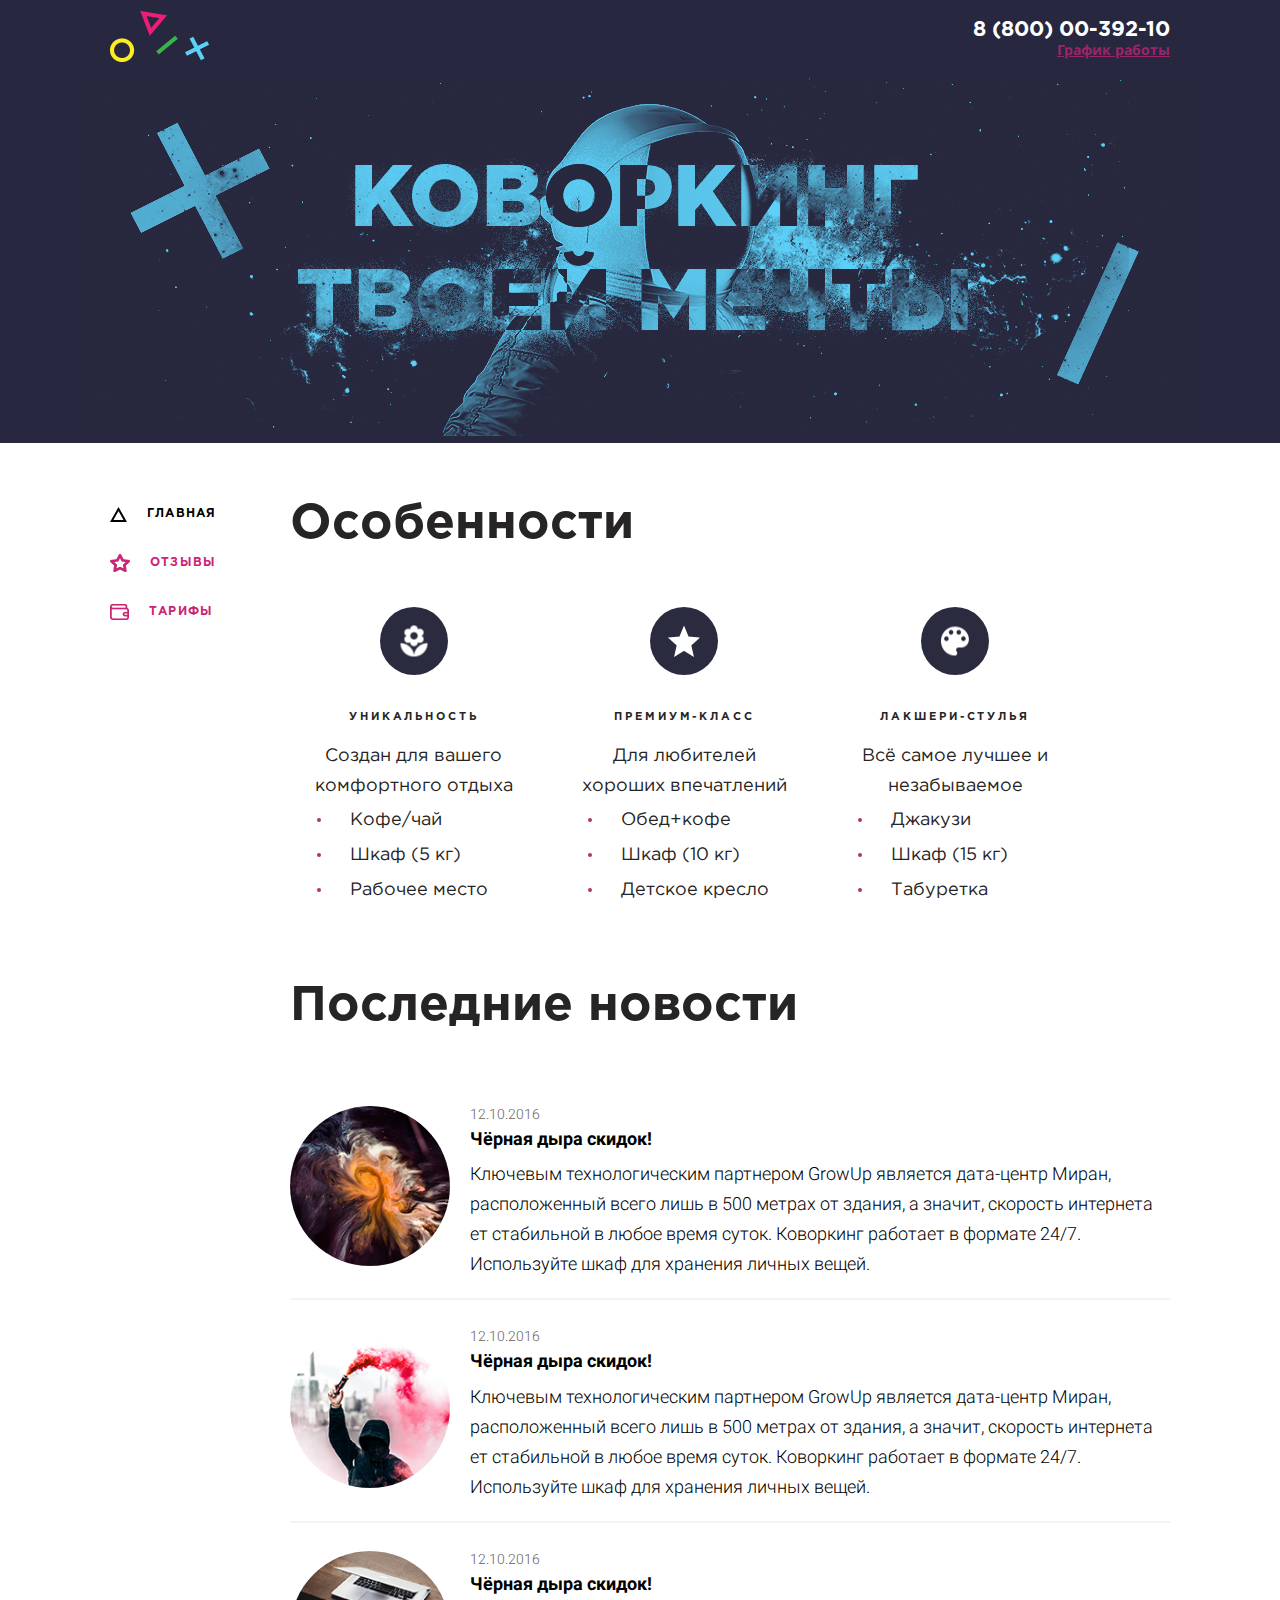
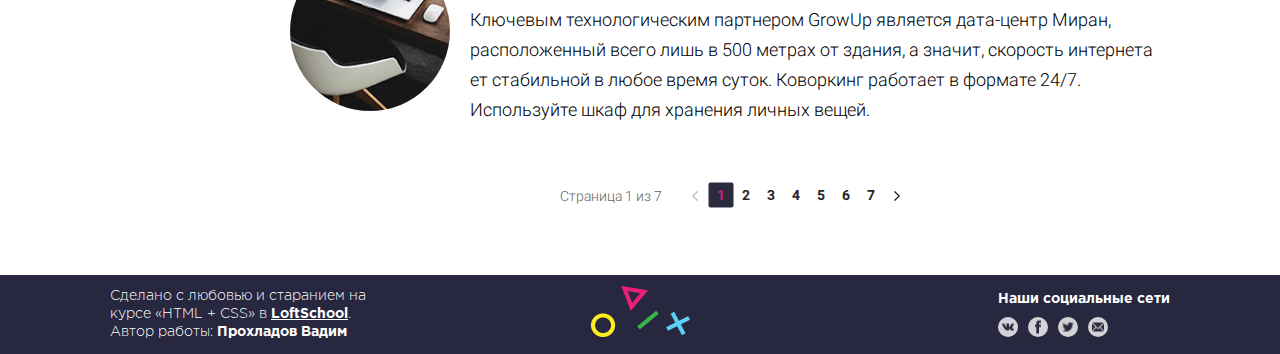
<file: index.html>
<!DOCTYPE html>
<html lang="ru">

<head>
    <meta charset="UTF-8">
    <meta name="viewport" content="width=device-width, initial-scale=1.0">
    <title>Coworking</title>
    <link rel="stylesheet" href="./css/main.css">
</head>

<body>
    <div class="wrapper">
        <div class="wrapper__content">
            <header class="header">
                <div class="container header__container">
                    <a href="/index.html" class="logo">
                        <img src="./images/logo.png" alt="logo" class="logo__img">
                    </a>
                    <address class="contacts">
                        <a href="tel:+88000039210" class="contacts__tel">8 (800) 00-392-10</a>
                        <div class="contacts__graph">
                            <a href="" class="contacts__graph-text">
                                График работы
                            </a>
                            <div class="contacts__graph-hours">
                                <span>пн-вс: 09:00-20:00</span>
                                обед: 14:00-14:30
                            </div>
                        </div>
                    </address>
                </div>
            </header>
            <div class="banner">
                <img src="./images/Banner.png" alt="" class="banner__img">
            </div>
            <div class="page-content">
                <div class="container page-content__container">
                    <aside class="sidebar">
                        <nav class="nav">
                            <ul class="nav__list">
                                <li class="nav__item nav__item--active">
                                    <a href="./index.html" class="nav__link nav__link--main">Главная</a>
                                </li>
                                <li class="nav__item">
                                    <a href="./comments.html" class="nav__link nav__link--reviews">Отзывы</a>
                                </li>
                                <li class="nav__item">
                                    <a href="./tariffs.html" class="nav__link nav__link--tariffs">Тарифы</a>
                                </li>
                            </ul>
                        </nav>
                    </aside>
                    <main class="main-content">
                        <section class="features">
                            <h2 class="features__title title">Особенности</h2>
                            <div class="features__content">
                                <ul class="features__list">
                                    <li class="features__item feature">
                                        <div class="feature__icon feature__icon--flower"></div>
                                        <div class="feature__subtitle">Уникальность</div>
                                        <div class="feature__desc">
                                            <div class="feature__desc-title">
                                                Создан для вашего комфортного отдыха
                                            </div>
                                            <ul class="feature__desc-list">
                                                <li class="feature__desc-item">
                                                    Кофе/чай
                                                </li>
                                                <li class="feature__desc-item">
                                                    Шкаф (5 кг)
                                                </li>
                                                <li class="feature__desc-item">
                                                    Рабочее место
                                                </li>
                                            </ul>
                                        </div>
                                    </li>
                                    <li class="features__item feature">
                                        <div class="feature__icon feature__icon--star"></div>
                                        <div class="feature__subtitle">премиум-класс</div>
                                        <div class="feature__desc">
                                            <div class="feature__desc-title">
                                                Для любителей
                                                хороших впечатлений
                                            </div>
                                            <ul class="feature__desc-list">
                                                <li class="feature__desc-item">
                                                    Обед+кофе
                                                </li>
                                                <li class="feature__desc-item">
                                                    Шкаф (10 кг)
                                                </li>
                                                <li class="feature__desc-item">
                                                    Детское кресло
                                                </li>
                                            </ul>
                                        </div>
                                    </li>
                                    <li class="features__item feature">
                                        <div class="feature__icon feature__icon--palette"></div>
                                        <div class="feature__subtitle">лакшери-стулья</div>
                                        <div class="feature__desc">
                                            <div class="feature__desc-title">
                                                Всё самое лучшее
                                                и незабываемое
                                            </div>
                                            <ul class="feature__desc-list">
                                                <li class="feature__desc-item">
                                                    Джакузи
                                                </li>
                                                <li class="feature__desc-item">
                                                    Шкаф (15 кг)
                                                </li>
                                                <li class="feature__desc-item">
                                                    Табуретка
                                                </li>
                                            </ul>
                                        </div>
                                    </li>
                                </ul>
                            </div>
                        </section>
                        <section class="top-news">
                            <h2 class="top-news__title title">Последние новости</h2>
                            <div class="top-news__content block-content">
                                <ul class="block-content__list">
                                    <li class="block-content__item">
                                        <div class="block-content__pic">
                                            <div class="block-content__img">
                                                <img src="./images/last_news/Layer6.png" alt=""
                                                    class="block-content__img-icon">
                                            </div>
                                        </div>
                                        <div class="block-content__text">
                                            <div class="block-content__date">
                                                12.10.2016
                                            </div>
                                            <div class="block-content__subtitle">
                                                Чёрная дыра скидок!
                                            </div>
                                            <p>Ключевым технологическим партнером GrowUp
                                                является дата-центр Миран, расположенный всего лишь
                                                в 500 метрах от здания, а значит, скорость интернета
                                                ет стабильной в любое время суток. Коворкинг работает
                                                в формате 24/7. Используйте шкаф для хранения личных вещей.
                                            </p>
                                        </div>
                                    </li>
                                    <li class="block-content__item">
                                        <div class="block-content__pic">
                                            <div class="block-content__img">
                                                <img src="./images/last_news/Layer7.png"
                                                    class="block-content__img-icon">
                                            </div>
                                        </div>
                                        <div class="block-content__text">
                                            <div class="block-content__date">
                                                12.10.2016
                                            </div>
                                            <div class="block-content__subtitle">
                                                Чёрная дыра скидок!
                                            </div>
                                            <p>Ключевым технологическим партнером GrowUp
                                                является дата-центр Миран, расположенный всего лишь
                                                в 500 метрах от здания, а значит, скорость интернета
                                                ет стабильной в любое время суток. Коворкинг работает
                                                в формате 24/7. Используйте шкаф для хранения личных вещей.
                                            </p>
                                        </div>
                                    </li>
                                    <li class="block-content__item">
                                        <div class="block-content__pic">
                                            <div class="block-content__img">
                                                <img src="./images/last_news/Layer9.png" alt=""
                                                    class="block-content__img-icon">
                                            </div>
                                        </div>
                                        <div class="block-content__text">
                                            <div class="block-content__date">
                                                12.10.2016
                                            </div>
                                            <div class="block-content__subtitle">
                                                Чёрная дыра скидок!
                                            </div>
                                            <p>Ключевым технологическим партнером GrowUp
                                                является дата-центр Миран, расположенный всего лишь
                                                в 500 метрах от здания, а значит, скорость интернета
                                                ет стабильной в любое время суток. Коворкинг работает
                                                в формате 24/7. Используйте шкаф для хранения личных вещей.
                                            </p>
                                        </div>
                                    </li>
                                </ul>
                            </div>
                            <div class="pagination">
                                <div class="pagination__display">
                                    Страница 1 из 7
                                </div>
                                <div class="pagination__btn-prew"></div>
                                <ul class="pagination__list">
                                    <li class="pagination__item pagination__item--active">
                                        <a href="#" class="pagination__link">1</a>
                                    </li>
                                    <li class="pagination__item">
                                        <a href="#" class="pagination__link">2</a>
                                    </li>
                                    <li class="pagination__item">
                                        <a href="#" class="pagination__link">3</a>
                                    </li>
                                    <li class="pagination__item">
                                        <a href="#" class="pagination__link">4</a>
                                    </li>
                                    <li class="pagination__item">
                                        <a href="#" class="pagination__link">5</a>
                                    </li>
                                    <li class="pagination__item">
                                        <a href="#" class="pagination__link">6</a>
                                    </li>
                                    <li class="pagination__item">
                                        <a href="#" class="pagination__link">7</a>
                                    </li>
                                </ul>
                                <div class="pagination__btn-next"></div>
                            </div>
                        </section>
                    </main>
                </div>
            </div>
        </div>
        <footer class="footer">
            <div class="container footer__container">
                <div class="footer__copywrite-text">
                    Сделано с любовью и старанием
                    на курсе «HTML + CSS» в <span>LoftSchool</span>.
                    Автор работы: <b>Прохладов Вадим</b>
                </div>
                <a href="/index.html" class="logo">
                    <img src="./images/logo.png" alt="logo" class="logo__img">
                </a>
                <div class="socials">
                    <div class="socials__title">Наши социальные сети</div>
                    <ul class="socials__list">
                        <li class="socials__item">
                            <a href="#" class="socials__link socials__link--vk"></a>
                        </li>
                        <li class="socials__item">
                            <a href="#" class="socials__link socials__link--fb"></a>
                        </li>
                        <li class="socials__item">
                            <a href="#" class="socials__link socials__link--tw"></a>
                        </li>
                        <li class="socials__item">
                            <a href="#" class="socials__link socials__link--mail"></a>
                        </li>
                    </ul>
                </div>
            </div>
        </footer>
    </div>
</body>

</html>
</file>
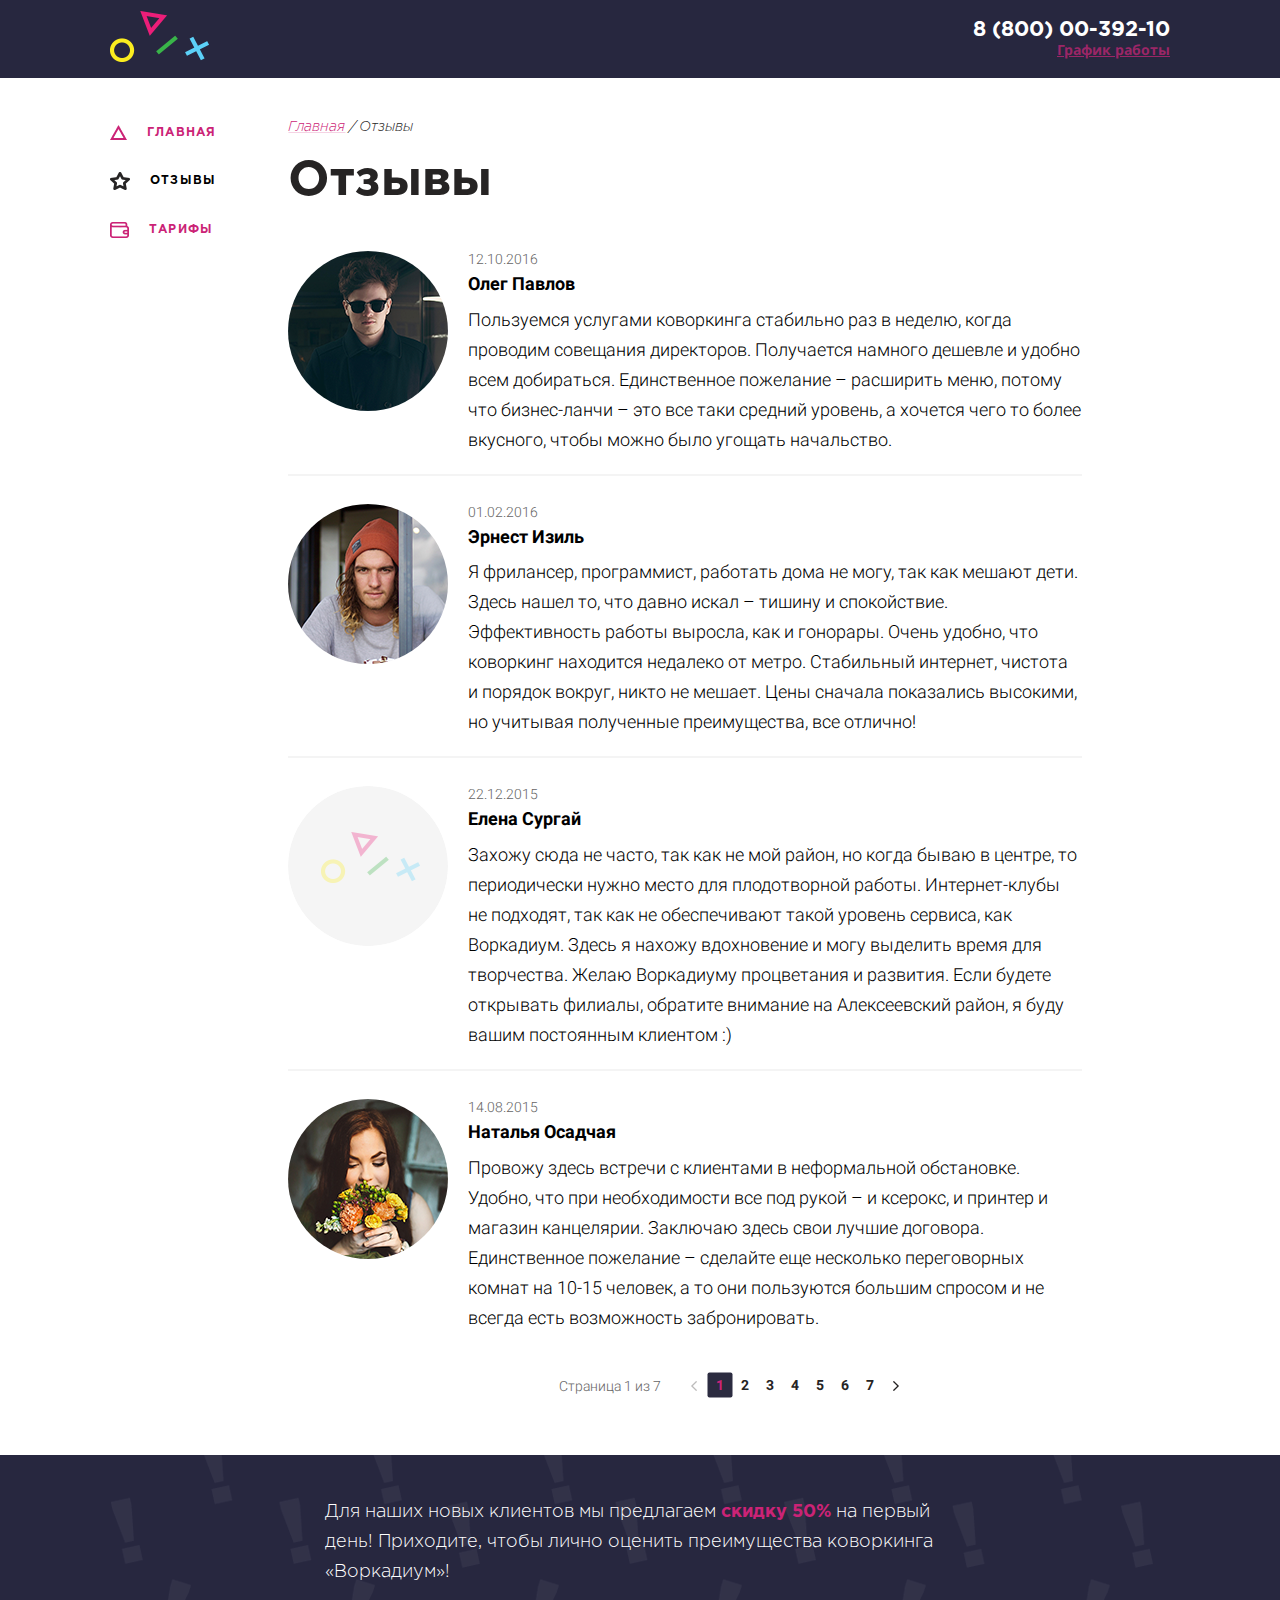
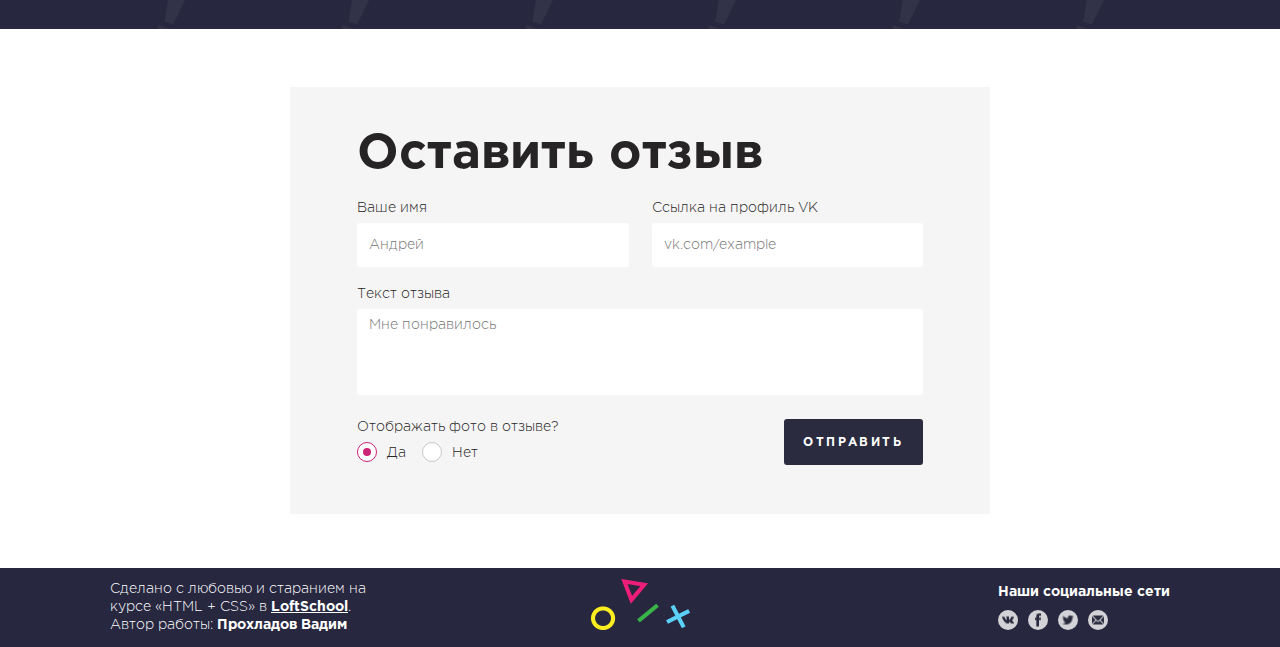
<file: comments.html>
<!DOCTYPE html>
<html lang="ru">

<head>
    <meta charset="UTF-8">
    <meta name="viewport" content="width=device-width, initial-scale=1.0">
    <title>Coworking</title>
    <link rel="stylesheet" href="./css/main.css">
</head>

<body>
    <div class="wrapper">
        <div class="wrapper__content">
            <header class="header">
                <div class="container header__container">
                    <a href="/index.html" class="logo">
                        <img src="./images/logo.png" alt="logo" class="logo__img">
                    </a>
                    <address class="contacts">
                        <a href="tel:+88000039210" class="contacts__tel">8 (800) 00-392-10</a>
                        <div class="contacts__graph">
                            <a href="" class="contacts__graph-text">
                                График работы
                            </a>
                            <div class="contacts__graph-hours">
                                <span>пн-вс: 09:00-20:00</span>
                                обед: 14:00-14:30
                            </div>
                        </div>
                    </address>
                </div>
            </header>
            <div class="page-content comments-block">
                <div class="container page-content__container">
                    <aside class="sidebar">
                        <nav class="nav">
                            <ul class="nav__list">
                                <li class="nav__item">
                                    <a href="./index.html" class="nav__link nav__link--main">Главная</a>
                                </li>
                                <li class="nav__item nav__item--active">
                                    <a href="./comments.html" class="nav__link nav__link--reviews">Отзывы</a>
                                </li>
                                <li class="nav__item">
                                    <a href="./tariffs.html" class="nav__link nav__link--tariffs">Тарифы</a>
                                </li>
                            </ul>
                        </nav>
                    </aside>
                    <div class="content__block">
                        <div class="breadcrumbs">
                            <ul class="breadcrumbs__list">
                                <li class="breadcrumbs__item">
                                    <a href="./index.html" class="breadcrumbs__link">Главная</a>
                                </li>
                                <li class="breadcrumbs__item breadcrumbs__item--active">
                                    <a href="./comments.html" class="breadcrumbs__link">Отзывы</a>
                                </li>
                            </ul>
                        </div>
                        <main class="main-content">
                            <section class="comments">
                                <h2 class="comments__title title">Отзывы</h2>
                                <div class="comments-content block-content">
                                    <ul class="block-content__list">
                                        <li class="block-content__item comments-content__item">
                                            <div class="block-content__pic">
                                                <div class="block-content__img">
                                                    <img src="./images/comments-images/vcvb.png" alt=""
                                                        class="block-content__img-icon">
                                                </div>
                                            </div>
                                            <div class="block-content__text">
                                                <div class="block-content__date">
                                                    12.10.2016
                                                </div>
                                                <div class="block-content__subtitle">
                                                    Олег Павлов
                                                </div>
                                                <p>Пользуемся услугами коворкинга стабильно
                                                    раз в неделю, когда проводим совещания директоров.
                                                    Получается намного дешевле и удобно всем добираться.
                                                    Единственное пожелание – расширить меню,
                                                    потому что бизнес-ланчи – это все таки средний уровень,
                                                    а хочется чего то более вкусного, чтобы можно было угощать
                                                    начальство.
                                                </p>
                                            </div>
                                        </li>
                                        <li class="block-content__item comments-content__item">
                                            <div class="block-content__pic">
                                                <div class="block-content__img">
                                                    <img src="./images/comments-images/fdfd.png"
                                                        class="block-content__img-icon">
                                                </div>
                                            </div>
                                            <div class="block-content__text">
                                                <div class="block-content__date">
                                                    01.02.2016
                                                </div>
                                                <div class="block-content__subtitle">
                                                    Эрнест Изиль
                                                </div>
                                                <p>Я фрилансер, программист, работать дома не могу,
                                                    так как мешают дети. Здесь нашел то, что давно искал –
                                                    тишину и спокойствие. Эффективность работы выросла,
                                                    как и гонорары. Очень удобно, что коворкинг находится
                                                    недалеко от метро. Стабильный интернет, чистота и
                                                    порядок вокруг, никто не мешает. Цены сначала
                                                    показались высокими, но учитывая полученные преимущества,
                                                    все отлично!
                                                </p>
                                            </div>
                                        </li>
                                        <li class="block-content__item comments-content__item">
                                            <div class="block-content__pic">
                                                <div class="block-content__img">
                                                    <img src="./images/comments-images/2-layers.png" alt=""
                                                        class="block-content__img-icon">
                                                </div>
                                            </div>
                                            <div class="block-content__text">
                                                <div class="block-content__date">
                                                    22.12.2015
                                                </div>
                                                <div class="block-content__subtitle">
                                                    Елена Сургай
                                                </div>
                                                <p>Захожу сюда не часто, так как не мой район,
                                                    но когда бываю в центре, то периодически нужно
                                                    место для плодотворной работы. Интернет-клубы не подходят,
                                                    так как не обеспечивают такой уровень сервиса, как Воркадиум.
                                                    Здесь я нахожу вдохновение и могу выделить время для
                                                    творчества. Желаю Воркадиуму процветания и развития.
                                                    Если будете открывать филиалы, обратите внимание на
                                                    Алексеевский район, я буду вашим постоянным клиентом :)
                                                </p>
                                            </div>
                                        </li>
                                        <li class="block-content__item comments-content__item">
                                            <div class="block-content__pic">
                                                <div class="block-content__img">
                                                    <img src="./images/comments-images/swcnamirzyc-danielle-marroquin.png"
                                                        alt="" class="block-content__img-icon">
                                                </div>
                                            </div>
                                            <div class="block-content__text">
                                                <div class="block-content__date">
                                                    14.08.2015
                                                </div>
                                                <div class="block-content__subtitle">
                                                    Наталья Осадчая
                                                </div>
                                                <p>Провожу здесь встречи с клиентами в неформальной
                                                    обстановке. Удобно, что при необходимости все под рукой –
                                                    и ксерокс, и принтер и магазин канцелярии. Заключаю здесь
                                                    свои лучшие договора. Единственное пожелание – сделайте
                                                    еще несколько переговорных комнат на 10-15 человек, а
                                                    то они пользуются большим спросом и не всегда есть
                                                    возможность забронировать.
                                                </p>
                                            </div>
                                        </li>
                                    </ul>
                                </div>
                                <div class="pagination">
                                    <div class="pagination__display">
                                        Страница 1 из 7
                                    </div>
                                    <div class="pagination__btn-prew"></div>
                                    <ul class="pagination__list">
                                        <li class="pagination__item pagination__item--active">
                                            <a href="#" class="pagination__link">1</a>
                                        </li>
                                        <li class="pagination__item">
                                            <a href="#" class="pagination__link">2</a>
                                        </li>
                                        <li class="pagination__item">
                                            <a href="#" class="pagination__link">3</a>
                                        </li>
                                        <li class="pagination__item">
                                            <a href="#" class="pagination__link">4</a>
                                        </li>
                                        <li class="pagination__item">
                                            <a href="#" class="pagination__link">5</a>
                                        </li>
                                        <li class="pagination__item">
                                            <a href="#" class="pagination__link">6</a>
                                        </li>
                                        <li class="pagination__item">
                                            <a href="#" class="pagination__link">7</a>
                                        </li>
                                    </ul>
                                    <div class="pagination__btn-next"></div>
                                </div>
                            </section>
                        </main>
                    </div>
                </div>
                <div class="text-banner">
                    <div class="container">
                        <div class="text-banner__img">
                            <div class="text-banner__text">
                                Для наших новых клиентов мы предлагаем <span>скидку
                                    50%</span> на первый день! Приходите, чтобы лично
                                оценить преимущества коворкинга «Воркадиум»!
                            </div>
                        </div>
                    </div>
                </div>
                <section class="form">
                    <div class="form__wrapper">
                        <div class="form__title title">Оставить отзыв</div>
                        <form action="" class="form__content">
                            <div class="form__row">
                                <label class="form__label">
                                    <span class="form__subtitle">Ваше имя</span>
                                    <input type="text" class="form__input" placeholder="Андрей">
                                </label>
                                <label class="form__label">
                                    <span class="form__subtitle">Ссылка на профиль VK</span>
                                    <input type="text" class="form__input" placeholder="vk.com/example">
                                </label>
                            </div>
                            <div class="form__row">
                                <label class="form__label">
                                    <span class="form__subtitle">Текст отзыва</span>
                                    <textarea class="form__textarea form__input"
                                        placeholder="Мне понравилось"></textarea>
                                </label>
                            </div>
                            <div class="form__row">
                                <div class="form__radio">
                                    <span class="form__subtitle">Отображать фото в отзыве?</span>
                                    <label class="form__radio-label">
                                        <input type="radio" class="form__radio-input" name="review" checked>
                                        <span class="form__radio-fake"></span>
                                        <span class="form__radio-text">Да</span>
                                    </label>
                                    <label class="form__radio-label">
                                        <input type="radio" class="form__radio-input" name="review">
                                        <span class="form__radio-fake"></span>
                                        <span class="form__radio-text">Нет</span>
                                    </label>
                                </div>
                                <div class="form__button">
                                    <button class="button" type="submit">Отправить</button>
                                </div>
                            </div>
                        </form>
                    </div>
                </section>
            </div>
        </div>
        <footer class="footer">
            <div class="container footer__container">
                <div class="footer__copywrite-text">
                    Сделано с любовью и старанием
                    на курсе «HTML + CSS» в <span>LoftSchool</span>.
                    Автор работы: <b>Прохладов Вадим</b>
                </div>
                <a href="/index.html" class="logo">
                    <img src="./images/logo.png" alt="logo" class="logo__img">
                </a>
                <div class="socials">
                    <div class="socials__title">Наши социальные сети</div>
                    <ul class="socials__list">
                        <li class="socials__item">
                            <a href="#" class="socials__link socials__link--vk"></a>
                        </li>
                        <li class="socials__item">
                            <a href="#" class="socials__link socials__link--fb"></a>
                        </li>
                        <li class="socials__item">
                            <a href="#" class="socials__link socials__link--tw"></a>
                        </li>
                        <li class="socials__item">
                            <a href="#" class="socials__link socials__link--mail"></a>
                        </li>
                    </ul>
                </div>
            </div>
        </footer>
    </div>
</body>

</html>
</file>
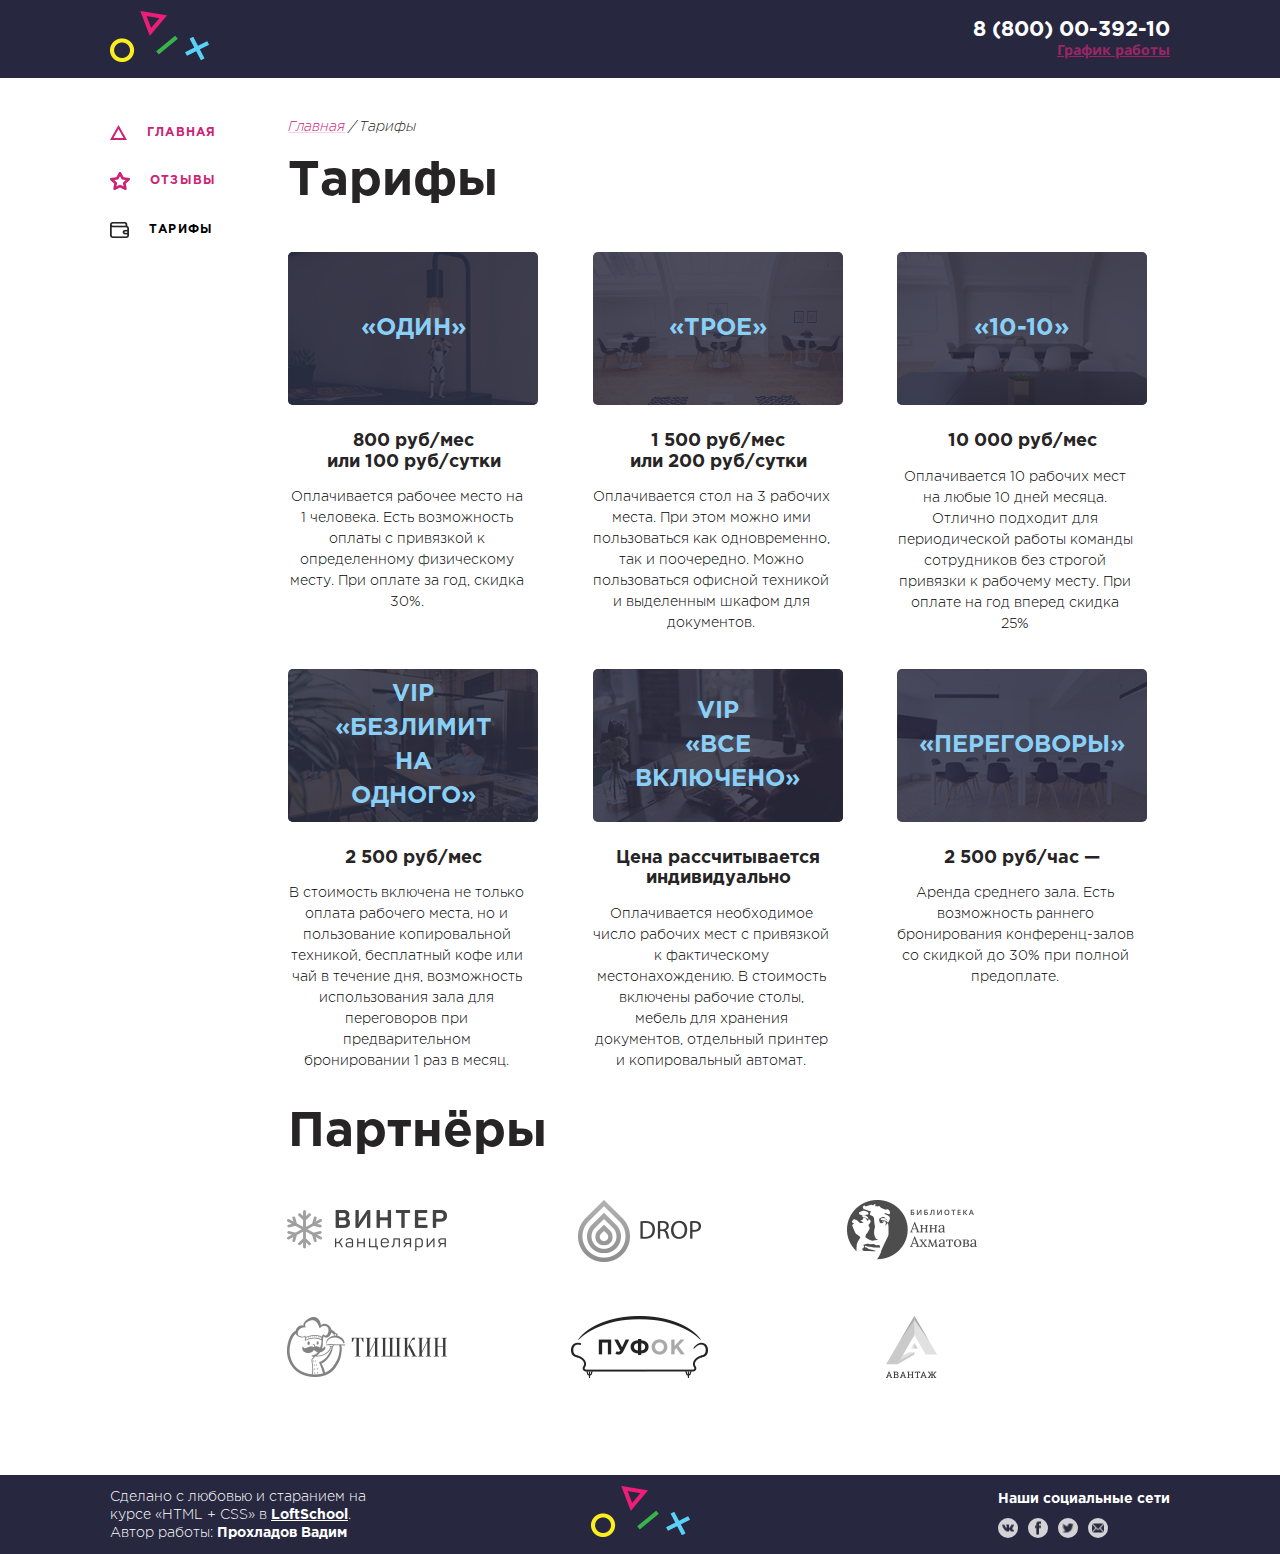
<file: tariffs.html>
<!DOCTYPE html>
<html lang="ru">

<head>
    <meta charset="UTF-8">
    <meta name="viewport" content="width=device-width, initial-scale=1.0">
    <title>Coworking</title>
    <link rel="stylesheet" href="./css/main.css">
</head>

<body>
    <div class="wrapper">
        <div class="wrapper__content">
            <header class="header">
                <div class="container header__container">
                    <a href="/index.html" class="logo">
                        <img src="./images/logo.png" alt="logo" class="logo__img">
                    </a>
                    <address class="contacts">
                        <a href="tel:+88000039210" class="contacts__tel">8 (800) 00-392-10</a>
                        <div class="contacts__graph">
                            <a href="" class="contacts__graph-text">
                                График работы
                            </a>
                            <div class="contacts__graph-hours">
                                <span>пн-вс: 09:00-20:00</span>
                                обед: 14:00-14:30
                            </div>
                        </div>
                    </address>
                </div>
            </header>
            <div class="page-content comments-block">
                <div class="container page-content__container">
                    <aside class="sidebar">
                        <nav class="nav">
                            <ul class="nav__list">
                                <li class="nav__item">
                                    <a href="./index.html" class="nav__link nav__link--main">Главная</a>
                                </li>
                                <li class="nav__item">
                                    <a href="./comments.html" class="nav__link nav__link--reviews">Отзывы</a>
                                </li>
                                <li class="nav__item nav__item--active">
                                    <a href="./tariffs.html" class="nav__link nav__link--tariffs">Тарифы</a>
                                </li>
                            </ul>
                        </nav>
                    </aside>
                    <div class="content__block">
                        <div class="breadcrumbs">
                            <ul class="breadcrumbs__list">
                                <li class="breadcrumbs__item">
                                    <a href="./index.html" class="breadcrumbs__link">Главная</a>
                                </li>
                                <li class="breadcrumbs__item breadcrumbs__item--active">
                                    <a href="./tariffs.html" class="breadcrumbs__link">Тарифы</a>
                                </li>
                            </ul>
                        </div>
                        <main class="main-content">
                            <section class="tariffs">
                                <h2 class="tariffs__title title">Тарифы</h2>
                                <div class="tariffs__content">
                                    <ul class="tariffs__list">
                                        <li class="tariffs__item tariff">
                                            <div class="tariff__pic">
                                                <img src="./images/tariffs-img/1qkyck-ul3g-james-pond.png" alt="" class="tariff__img">
                                                <span class="tariff__img-text">«ОДИН»</span>
                                            </div>
                                            <div class="tariff__desc">
                                                <div class="tariff__subtitle">
                                                    800 руб/мес<br> или 100 руб/сутки
                                                </div>
                                                <div class="tariff__text">Оплачивается рабочее место на 1 человека. 
                                                    Есть возможность оплаты с привязкой к определенному физическому 
                                                    месту. При оплате за год, скидка 30%.
                                                </div>
                                            </div>
                                        </li>
                                        <li class="tariffs__item tariff">
                                            <div class="tariff__pic">
                                                <img src="./images/tariffs-img/1yu0vlmaujo-breather.png" alt="" class="tariff__img">
                                                <span class="tariff__img-text">«Трое»</span>
                                            </div>
                                            <div class="tariff__desc">
                                                <div class="tariff__subtitle">
                                                    1 500 руб/мес<br> или 200 руб/сутки
                                                </div>
                                                <div class="tariff__text">Оплачивается стол на 3 рабочих места. 
                                                    При этом можно ими пользоваться как одновременно, так и поочередно. 
                                                    Можно пользоваться офисной техникой и выделенным шкафом для документов.
                                                </div>
                                            </div>
                                        </li>
                                        <li class="tariffs__item tariff">
                                            <div class="tariff__pic">
                                                <img src="./images/tariffs-img/pdifhwbftrg-breather.png" alt="" class="tariff__img">
                                                <span class="tariff__img-text">«10-10»</span>
                                            </div>
                                            <div class="tariff__desc">
                                                <div class="tariff__subtitle">
                                                    10 000 руб/мес
                                                </div>
                                                <div class="tariff__text">Оплачивается 10 рабочих мест на любые 10 дней 
                                                    месяца. Отлично подходит для периодической работы команды сотрудников 
                                                    без строгой привязки к рабочему месту. При оплате на год вперед скидка 25%
                                                </div>
                                            </div>
                                        </li>
                                        <li class="tariffs__item tariff">
                                            <div class="tariff__pic">
                                                <img src="./images/tariffs-img/ixhnbgtkjfw-crew.png" alt="" class="tariff__img">
                                                <span class="tariff__img-text">VIP «Безлимит на одного»</span>
                                            </div>
                                            <div class="tariff__desc">
                                                <div class="tariff__subtitle">
                                                    2 500 руб/мес
                                                </div>
                                                <div class="tariff__text">В стоимость включена не только оплата рабочего места, 
                                                    но и пользование копировальной техникой, бесплатный кофе или чай в течение 
                                                    дня, возможность использования зала для переговоров при предварительном 
                                                    бронировании 1 раз в месяц.
                                                </div>
                                            </div>
                                        </li>
                                        <li class="tariffs__item tariff">
                                            <div class="tariff__pic">
                                                <img src="./images/tariffs-img/c3v88boorom-bench-accounting.png" alt="" class="tariff__img">
                                                <span class="tariff__img-text">VIP<br>«Все включено»</span>
                                            </div>
                                            <div class="tariff__desc">
                                                <div class="tariff__subtitle">
                                                    Цена рассчитывается индивидуально
                                                </div>
                                                <div class="tariff__text">Оплачивается необходимое число рабочих мест с привязкой 
                                                    к фактическому местонахождению. 
                                                    В стоимость включены рабочие столы, мебель для хранения документов, отдельный принтер 
                                                    и копировальный автомат. 
                                                </div>
                                            </div>
                                        </li>
                                        <li class="tariffs__item tariff">
                                            <div class="tariff__pic">
                                                <img src="./images/tariffs-img/x5hjlv7nzu4-breather.png" alt="" class="tariff__img">
                                                <span class="tariff__img-text">«Переговоры»</span>
                                            </div>
                                            <div class="tariff__desc">
                                                <div class="tariff__subtitle">
                                                    2 500 руб/час — 
                                                </div>
                                                <div class="tariff__text">Аренда среднего зала. Есть возможность раннего 
                                                    бронирования конференц-залов 
                                                    со скидкой до 30% при полной предоплате. 
                                                </div>
                                            </div>
                                        </li>
                                    </ul>
                                </div>
                            </section>
                            <section class="partners">
                                <h2 class="partners__title title">Партнёры</h2>
                                <ul class="partners__list">
                                    <li class="partners__item">
                                        <a href="#" class="partners__link">
                                            <img src="./images/partners-img/logo-1.png" alt="" class="partners__img">
                                        </a>
                                    </li>
                                    <li class="partners__item">
                                        <a href="#" class="partners__link">
                                            <img src="./images/partners-img/logo-2.png" alt="" class="partners__img">
                                        </a>
                                    </li>
                                    <li class="partners__item">
                                        <a href="#" class="partners__link">
                                            <img src="./images/partners-img/logo-3.png" alt="" class="partners__img">
                                        </a>
                                    </li>
                                    <li class="partners__item">
                                        <a href="#" class="partners__link">
                                            <img src="./images/partners-img/logo-4.png" alt="" class="partners__img">
                                        </a>
                                    </li>
                                    <li class="partners__item">
                                        <a href="#" class="partners__link">
                                            <img src="./images/partners-img/logo-5.png" alt="" class="partners__img">
                                        </a>
                                    </li>
                                    <li class="partners__item">
                                        <a href="#" class="partners__link">
                                            <img src="./images/partners-img/logo-6.png" alt="" class="partners__img">
                                        </a>
                                    </li>
                                </ul>
                            </section>
                        </main>
                    </div>
                </div>
            </div>
        </div>
        <footer class="footer">
            <div class="container footer__container">
                <div class="footer__copywrite-text">
                    Сделано с любовью и старанием
                    на курсе «HTML + CSS» в <span>LoftSchool</span>.
                    Автор работы: <b>Прохладов Вадим</b>
                </div>
                <a href="/index.html" class="logo">
                    <img src="./images/logo.png" alt="logo" class="logo__img">
                </a>
                <div class="socials">
                    <div class="socials__title">Наши социальные сети</div>
                    <ul class="socials__list">
                        <li class="socials__item">
                            <a href="#" class="socials__link socials__link--vk"></a>
                        </li>
                        <li class="socials__item">
                            <a href="#" class="socials__link socials__link--fb"></a>
                        </li>
                        <li class="socials__item">
                            <a href="#" class="socials__link socials__link--tw"></a>
                        </li>
                        <li class="socials__item">
                            <a href="#" class="socials__link socials__link--mail"></a>
                        </li>
                    </ul>
                </div>
            </div>
        </footer>
    </div>
</body>

</html>
</file>
<file: css/main.css>
@import url(./layout/fonts.css);
@import url(./layout/normalize.css);
@import url(./layout/base.css);

@import url(./blocks/header.css);
@import url(./blocks/contacts.css);
@import url(./blocks/logo.css);
@import url(./blocks/banner.css);
@import url(./blocks/nav.css);
@import url(./blocks/page-content.css);
@import url(./blocks/sidebar.css);
@import url(./blocks/main-content.css);
@import url(./blocks/features.css);
@import url(./blocks/top-news.css);
@import url(./blocks/block-content.css);
@import url(./blocks/pagination.css);
@import url(./blocks/footer.css);
@import url(./blocks/socials.css);
@import url(./blocks/breadcrumbs.css);
@import url(./blocks/comments.css);
@import url(./blocks/content__block.css);
@import url(./blocks/text-banner.css);
@import url(./blocks/form.css);
@import url(./blocks/tariffs.css);
@import url(./blocks/partners.css);
</file>
